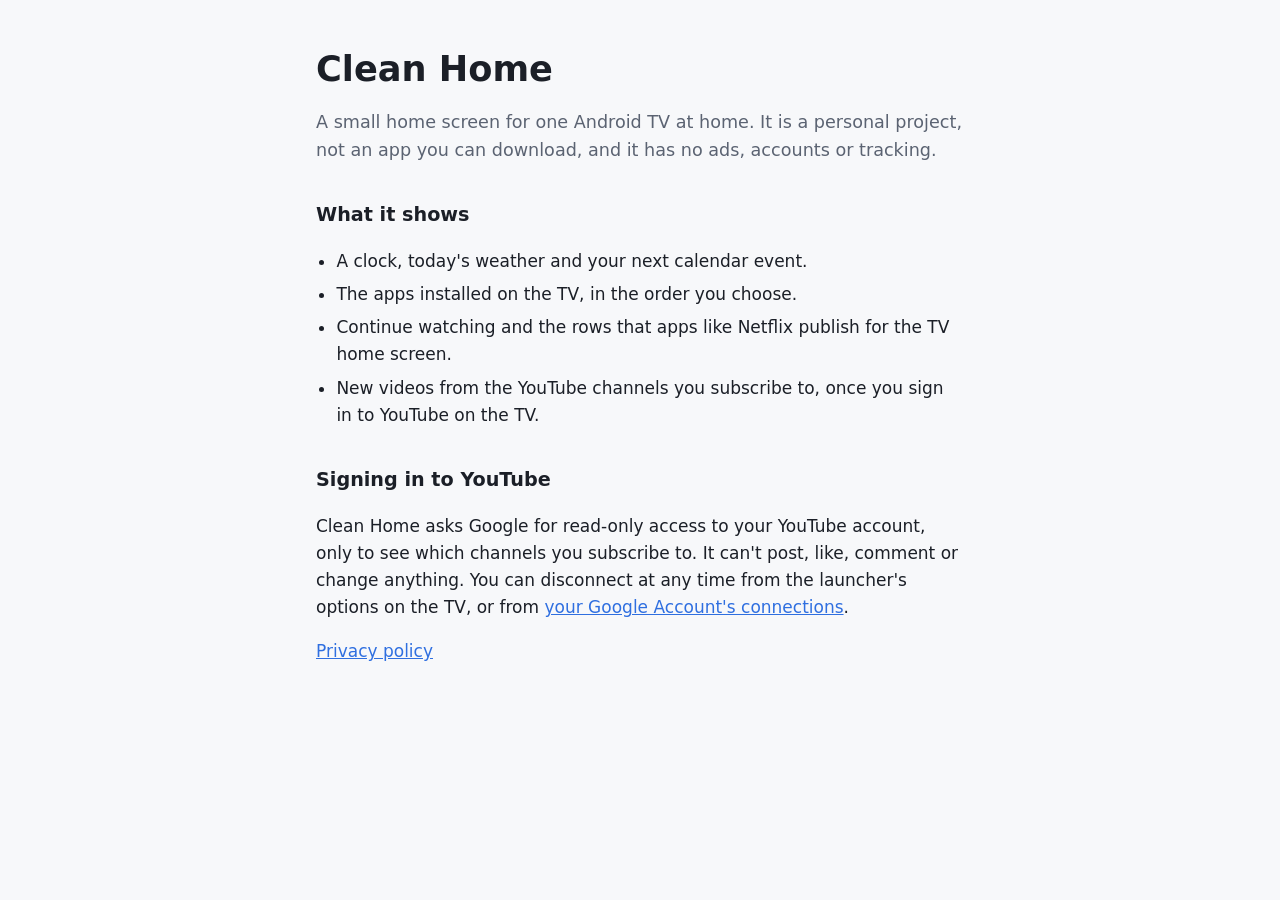
<file: index.html>
<!doctype html>
<html lang="en">
<head>
<meta charset="utf-8">
<meta name="viewport" content="width=device-width, initial-scale=1">
<title>Clean Home</title>
<meta name="description" content="Clean Home is a small, private home screen for one Android TV.">
<link rel="stylesheet" href="style.css">
</head>
<body>
<main>
  <h1>Clean Home</h1>
  <p class="lead">A small home screen for one Android TV at home. It is a personal project, not an app you can
    download, and it has no ads, accounts or tracking.</p>

  <h2>What it shows</h2>
  <ul>
    <li>A clock, today's weather and your next calendar event.</li>
    <li>The apps installed on the TV, in the order you choose.</li>
    <li>Continue watching and the rows that apps like Netflix publish for the TV home screen.</li>
    <li>New videos from the YouTube channels you subscribe to, once you sign in to YouTube on the TV.</li>
  </ul>

  <h2>Signing in to YouTube</h2>
  <p>Clean Home asks Google for read-only access to your YouTube account, only to see which channels you
    subscribe to. It can't post, like, comment or change anything. You can disconnect at any time from the
    launcher's options on the TV, or from <a href="https://myaccount.google.com/connections">your Google
    Account's connections</a>.</p>

  <p><a href="privacy.html">Privacy policy</a></p>
</main>
</body>
</html>
</file>
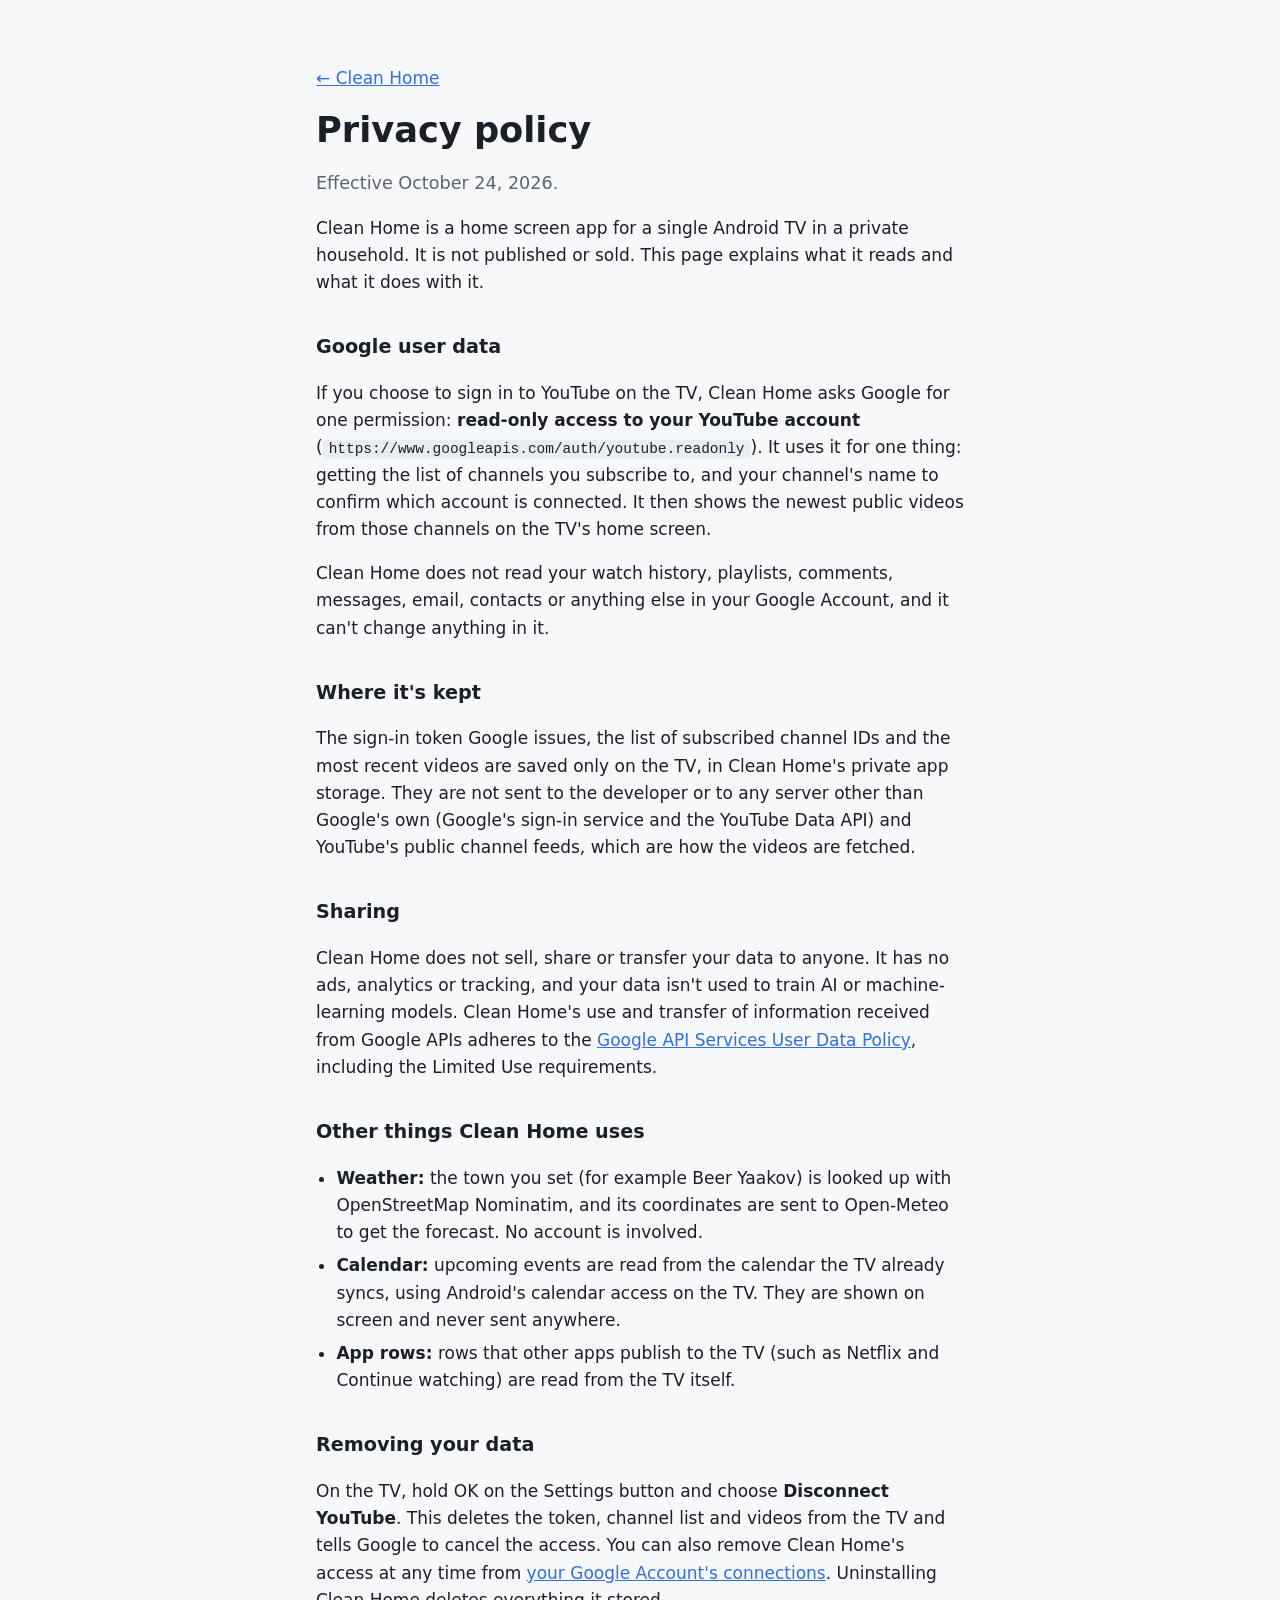
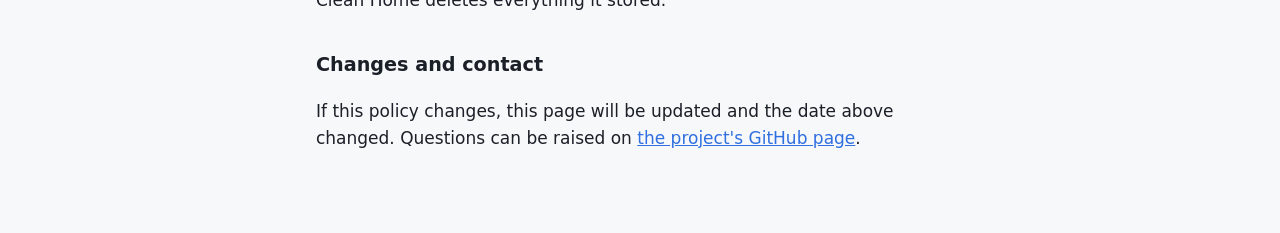
<file: privacy.html>
<!doctype html>
<html lang="en">
<head>
<meta charset="utf-8">
<meta name="viewport" content="width=device-width, initial-scale=1">
<title>Clean Home Privacy Policy</title>
<meta name="description" content="What Clean Home reads, where it keeps it, and how to remove it.">
<link rel="stylesheet" href="style.css">
</head>
<body>
<main>
  <p><a href="./">← Clean Home</a></p>
  <h1>Privacy policy</h1>
  <p class="lead">Effective October 24, 2026.</p>
  <p>Clean Home is a home screen app for a single Android TV in a private household. It is not published or
    sold. This page explains what it reads and what it does with it.</p>

  <h2>Google user data</h2>
  <p>If you choose to sign in to YouTube on the TV, Clean Home asks Google for one permission:
    <strong>read-only access to your YouTube account</strong>
    (<code>https://www.googleapis.com/auth/youtube.readonly</code>). It uses it for one thing: getting the list of
    channels you subscribe to, and your channel's name to confirm which account is connected. It then shows the newest
    public videos from those channels on the TV's home screen.</p>
  <p>Clean Home does not read your watch history, playlists, comments, messages, email, contacts or anything
    else in your Google Account, and it can't change anything in it.</p>

  <h2>Where it's kept</h2>
  <p>The sign-in token Google issues, the list of subscribed channel IDs and the most recent videos are saved
    only on the TV, in Clean Home's private app storage. They are not sent to the developer or to any server
    other than Google's own (Google's sign-in service and the YouTube Data API) and YouTube's public channel
    feeds, which are how the videos are fetched.</p>

  <h2>Sharing</h2>
  <p>Clean Home does not sell, share or transfer your data to anyone. It has no ads, analytics or tracking,
    and your data isn't used to train AI or machine-learning models. Clean Home's use and transfer of information received from Google APIs adheres to the
    <a href="https://developers.google.com/terms/api-services-user-data-policy">Google API Services User Data
    Policy</a>, including the Limited Use requirements.</p>

  <h2>Other things Clean Home uses</h2>
  <ul>
    <li><strong>Weather:</strong> the town you set (for example Beer Yaakov) is looked up with OpenStreetMap
      Nominatim, and its coordinates are sent to Open-Meteo to get the forecast. No account is involved.</li>
    <li><strong>Calendar:</strong> upcoming events are read from the calendar the TV already syncs, using Android's
      calendar access on the TV. They are shown on screen and never sent anywhere.</li>
    <li><strong>App rows:</strong> rows that other apps publish to the TV (such as Netflix and Continue watching)
      are read from the TV itself.</li>
  </ul>

  <h2>Removing your data</h2>
  <p>On the TV, hold OK on the Settings button and choose <strong>Disconnect YouTube</strong>. This deletes the
    token, channel list and videos from the TV and tells Google to cancel the access. You can also remove
    Clean Home's access at any time from
    <a href="https://myaccount.google.com/connections">your Google Account's connections</a>. Uninstalling
    Clean Home deletes everything it stored.</p>

  <h2>Changes and contact</h2>
  <p>If this policy changes, this page will be updated and the date above changed. Questions can be raised on
    <a href="https://github.com/AlonMoradov/clean-home/issues">the project's GitHub page</a>.</p>
</main>
</body>
</html>
</file>
<file: style.css>
:root {
  --bg: #f7f8fa;
  --text: #1b1f27;
  --muted: #5b6372;
  --accent: #2f6fe0;
  --code: #e9ecf1;
}
@media (prefers-color-scheme: dark) {
  :root {
    --bg: #0f131a;
    --text: #e8ebf0;
    --muted: #a3abb8;
    --accent: #5b9dff;
    --code: #1d2330;
  }
}
* { box-sizing: border-box; }
body {
  margin: 0;
  background: var(--bg);
  color: var(--text);
  font: 17px/1.6 system-ui, -apple-system, "Segoe UI", Roboto, sans-serif;
}
main {
  max-width: 680px;
  margin: 0 auto;
  padding: 48px 16px 64px;
}
h1 { font-size: 2.2rem; line-height: 1.2; margin: 0 0 12px; }
h2 { font-size: 1.2rem; margin: 36px 0 8px; }
.lead { color: var(--muted); font-size: 1.1rem; }
a { color: var(--accent); }
code {
  background: var(--code);
  padding: 1px 6px;
  border-radius: 4px;
  font-size: 0.85em;
  overflow-wrap: anywhere;
}
ul { padding-left: 1.2em; }
li { margin: 6px 0; }
</file>
